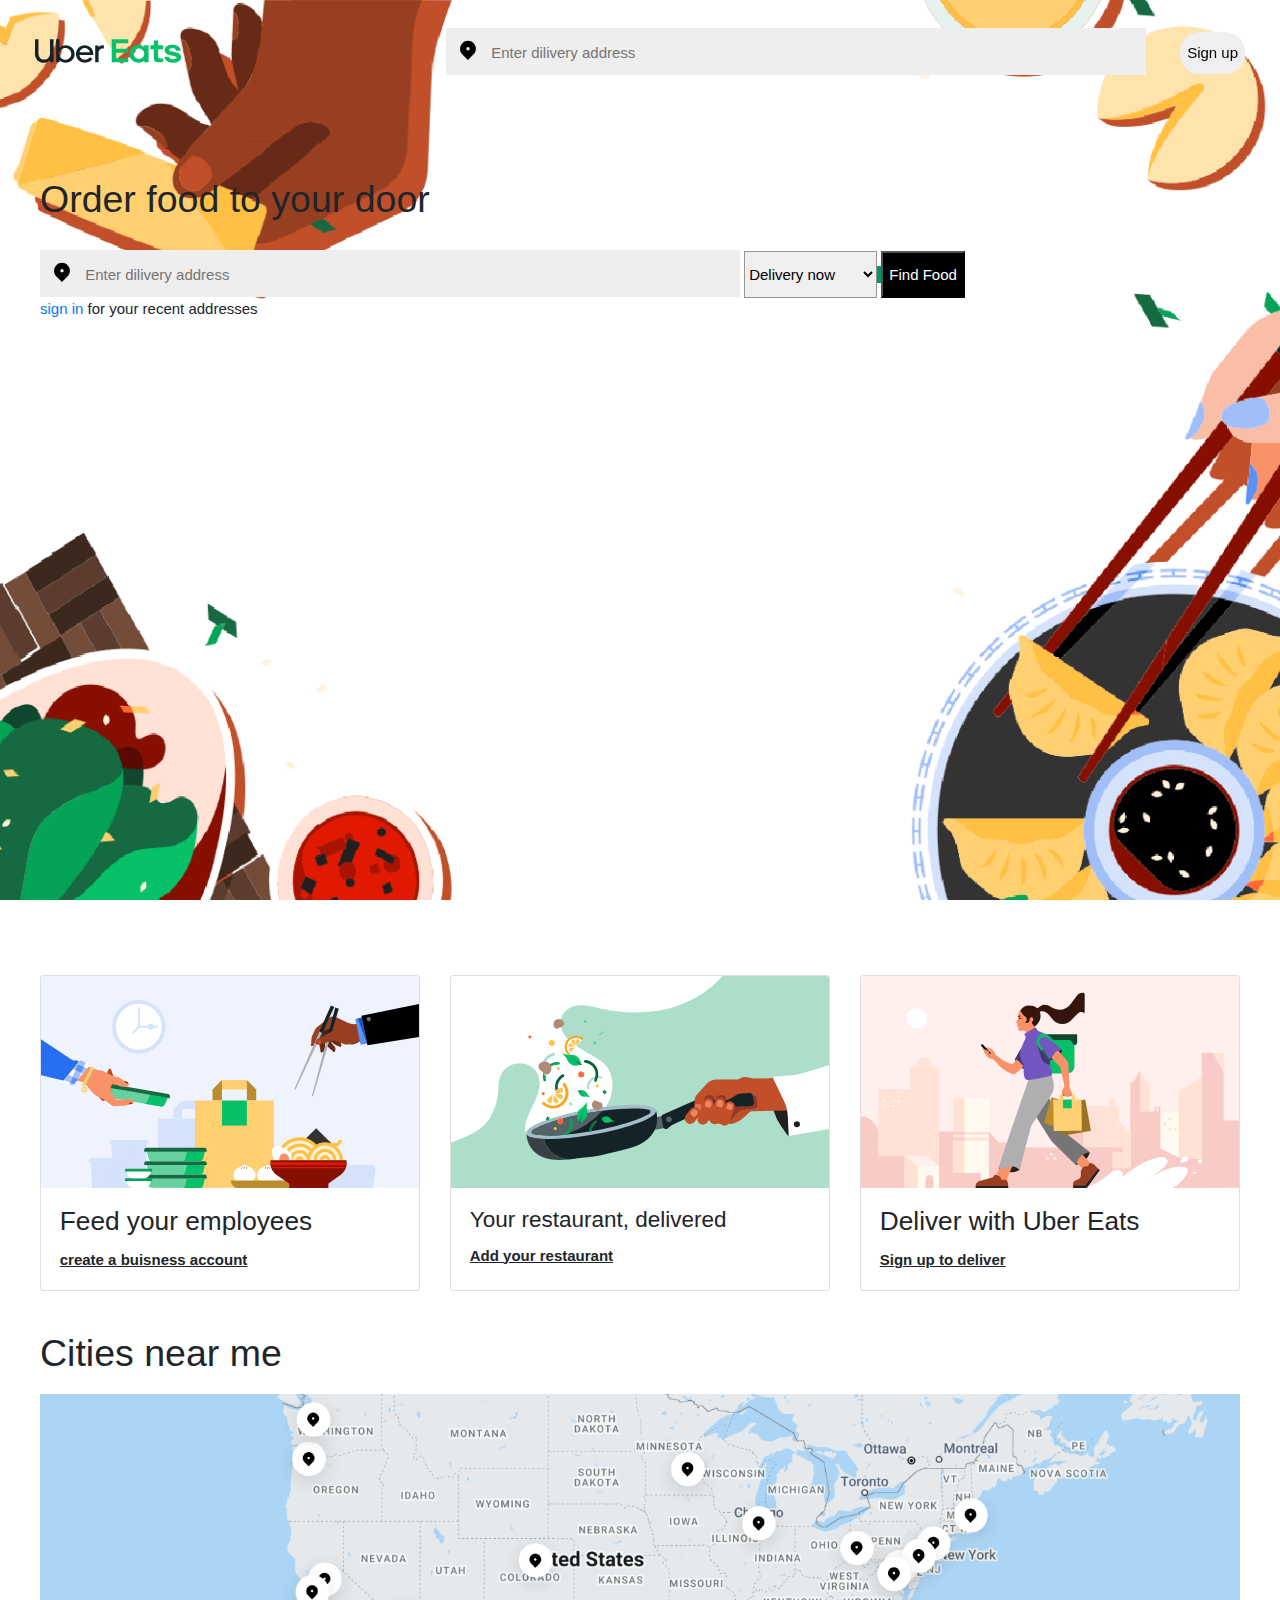
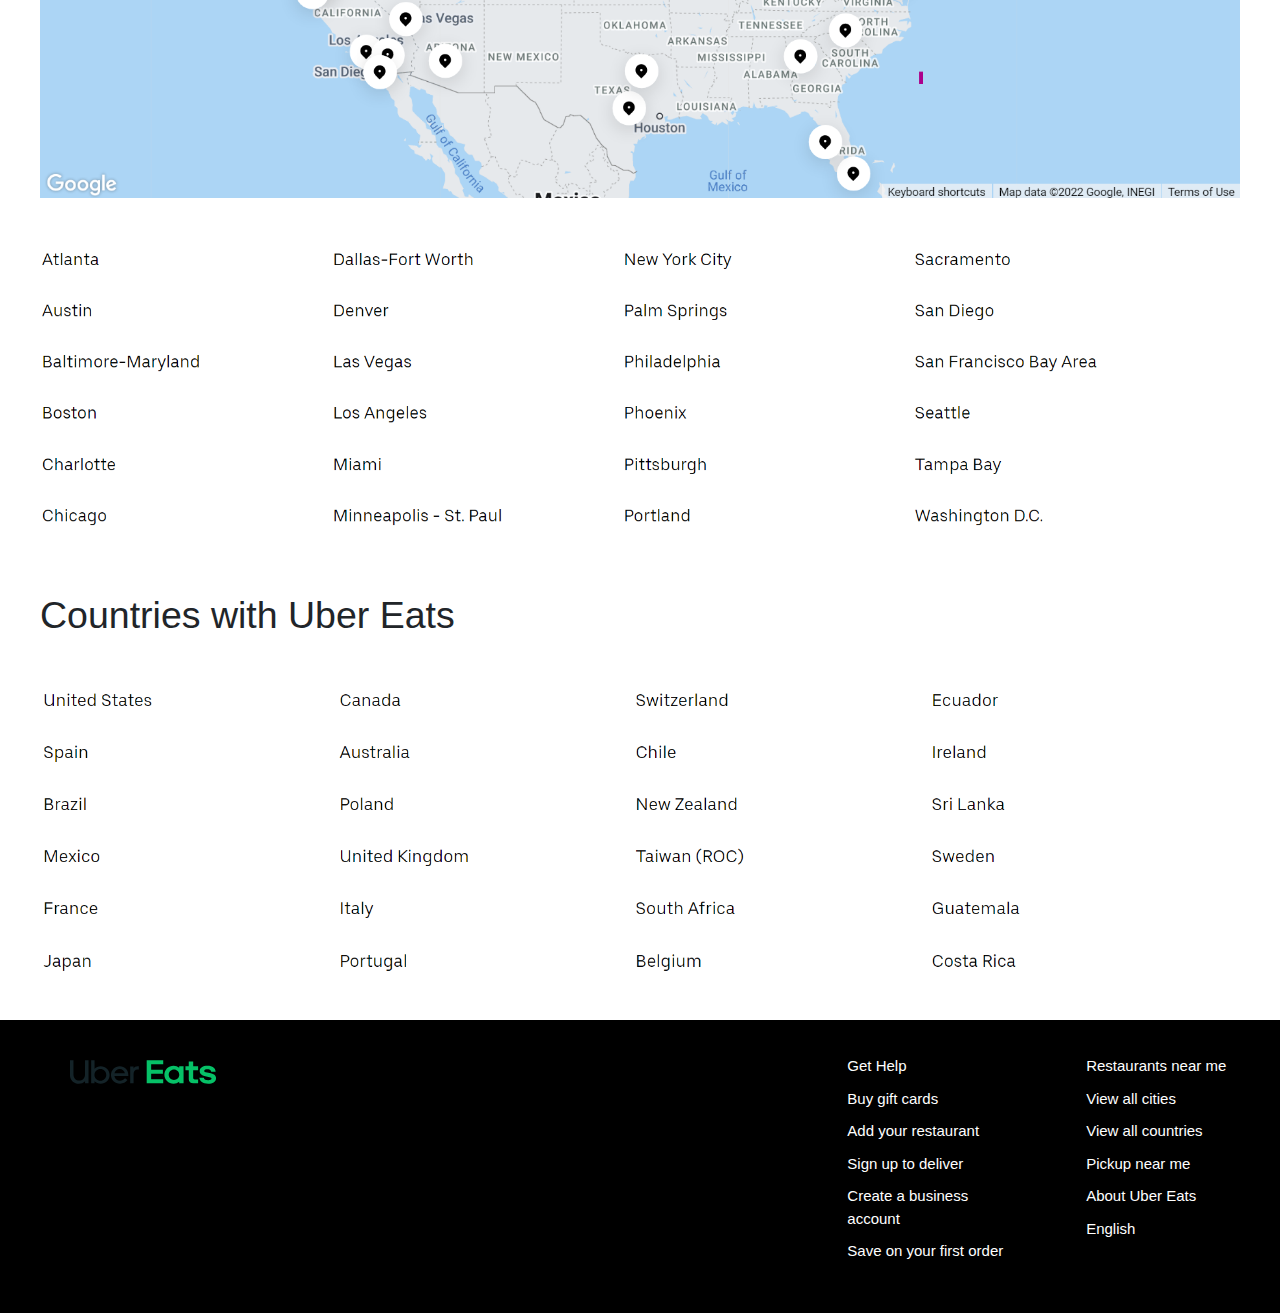
<file: index.html>
<!DOCTYPE html>
<html lang="en">
  <head>
    <link rel="stylesheet" type="text/css" href="css/styles.css" />
    <link rel="stylesheet" href="https://www.w3schools.com/w3css/4/w3.css" />
    <link
      rel="stylesheet"
      href="https://cdn.jsdelivr.net/npm/bootstrap@4.0.0/dist/css/bootstrap.min.css"
      integrity="sha384-Gn5384xqQ1aoWXA+058RXPxPg6fy4IWvTNh0E263XmFcJlSAwiGgFAW/dAiS6JXm"
      crossorigin="anonymous"
    />
  </head>
  <body>
    <nav id="main-nav">
      <div class="navbar">
        <img src="Assets/uberEat.svg" />
        <form action="./signuppage.html">
          <div class="search-bar" id="search-bar">
            <svg
              width="24px"
              height="24px"
              viewBox="0 0 24 24"
              xmlns="http://www.w3.org/2000/svg"
              aria-hidden="true"
              focusable="false"
            >
              <path
                d="M17.5834 5.16602C14.5001 2.08268 9.50008 2.08268 6.41675 5.16602C3.33341 8.24935 3.33341 13.3327 6.41675 16.416L12.0001 21.9993L17.5834 16.3327C20.6667 13.3327 20.6667 8.24935 17.5834 5.16602ZM12.0001 12.416C11.0834 12.416 10.3334 11.666 10.3334 10.7493C10.3334 9.83268 11.0834 9.08268 12.0001 9.08268C12.9167 9.08268 13.6667 9.83268 13.6667 10.7493C13.6667 11.666 12.9167 12.416 12.0001 12.416Z"
                fill="#000000"
              ></path>
            </svg>
            <input
              type="search"
              placeholder="Enter dilivery address"
              aria-label="search"
            />
          </div>
          <button type="submit">Sign up</button>
        </form>
      </div>
    </nav>

    <header>
      <div class="food-text">
        <h1>Order food to your door</h1>
      </div>
      <div class="input-container search-bar">
        <svg
          width="24px"
          height="24px"
          viewBox="0 0 24 24"
          xmlns="http://www.w3.org/2000/svg"
          aria-hidden="true"
          focusable="false"
        >
          <path
            d="M17.5834 5.16602C14.5001 2.08268 9.50008 2.08268 6.41675 5.16602C3.33341 8.24935 3.33341 13.3327 6.41675 16.416L12.0001 21.9993L17.5834 16.3327C20.6667 13.3327 20.6667 8.24935 17.5834 5.16602ZM12.0001 12.416C11.0834 12.416 10.3334 11.666 10.3334 10.7493C10.3334 9.83268 11.0834 9.08268 12.0001 9.08268C12.9167 9.08268 13.6667 9.83268 13.6667 10.7493C13.6667 11.666 12.9167 12.416 12.0001 12.416Z"
            fill="#000000"
          ></path>
        </svg>
        <input
          type="search"
          placeholder="Enter dilivery address"
          aria-label="search"
          class="header-input"
        />
      </div>
      <div class="delivery-box">
        <select name="Delivery">
          <option value="Instant">Delivery now</option>
          <option value="Later">Shedule for later</option>
        </select>
      </div>
      <button type="button" class="btn-find">Find Food</button>
      <p style="margin-left: 40px">
        <a href="#">sign in</a> for your recent addresses
      </p>

      <!-- <img class="img1" src="Assets/left.svg" />
      <img class="img2" src="Assets/right.svg" /> -->
    </header>

    <section class="contents">
      <div class="my-deck card-deck">
        <div class="card">
          <img
            class="card-img-top"
            src="./Assets/col-1.svg"
            alt="Card image cap"
          />
          <div class="card-body">
            <h3 class="card-title">Feed your employees</h3>
            <p class="card-text">create a buisness account</p>
          </div>
        </div>
        <div class="card">
          <img
            class="card-img-top"
            src="./Assets/col-2.svg"
            alt="Card image cap"
          />
          <div class="card-body">
            <h4 class="card-title">Your restaurant, delivered</h4>
            <p class="card-text">Add your restaurant</p>
          </div>
        </div>
        <div class="card">
          <img
            class="card-img-top"
            src="./Assets/col-3.svg"
            alt="Card image cap"
          />
          <div class="card-body">
            <h3 class="card-title">Deliver with Uber Eats</h3>
            <p class="card-text">Sign up to deliver</p>
          </div>
        </div>
      </div>
    </section>

    <section class="locations">
      <h1>Cities near me</h1>
      <img class="map" src="./Assets/map.png" />
      <img class="location" src="./Assets/locations.png" />
    </section>

    <section class="countries">
      <h1>Countries with Uber Eats</h1>
      <img src="./Assets/countries.png" />
    </section>

    <footer>
      <img src="./Assets/uberEat.svg" />
      <div class="ro row">
        <div class="col links-1">
          <ul>
            <li>
              <a href="#">Get Help</a>
            </li>
            <li>
              <a href="#">Buy gift cards</a>
            </li>
            <li>
              <a href="#">Add your restaurant</a>
            </li>
            <li>
              <a href="#">Sign up to deliver</a>
            </li>
            <li>
              <a href="#">Create a business account</a>
            </li>
            <li>
              <a href="#">Save on your first order</a>
            </li>
          </ul>
        </div>
        <div class="col links-2">
          <ul>
            <li>
              <a href="#">Restaurants near me</a>
            </li>
            <li>
              <a href="#">View all cities</a>
            </li>
            <li>
              <a href="#">View all countries</a>
            </li>
            <li>
              <a href="#">Pickup near me</a>
            </li>
            <li>
              <a href="#">About Uber Eats</a>
            </li>
            <li>
              <a href="#">
                <div class="spacer _8"></div>
                English</a
              >
            </li>
          </ul>
        </div>
      </div>
    </footer>

    <script
      src="https://code.jquery.com/jquery-3.2.1.slim.min.js"
      integrity="sha384-KJ3o2DKtIkvYIK3UENzmM7KCkRr/rE9/Qpg6aAZGJwFDMVNA/GpGFF93hXpG5KkN"
      crossorigin="anonymous"
    ></script>
    <script
      src="https://cdn.jsdelivr.net/npm/popper.js@1.12.9/dist/umd/popper.min.js"
      integrity="sha384-ApNbgh9B+Y1QKtv3Rn7W3mgPxhU9K/ScQsAP7hUibX39j7fakFPskvXusvfa0b4Q"
      crossorigin="anonymous"
    ></script>
    <script
      src="https://cdn.jsdelivr.net/npm/bootstrap@4.0.0/dist/js/bootstrap.min.js"
      integrity="sha384-JZR6Spejh4U02d8jOt6vLEHfe/JQGiRRSQQxSfFWpi1MquVdAyjUar5+76PVCmYl"
      crossorigin="anonymous"
    ></script>
    <script type="text/javascript" src="./Js/home.js"></script>
  </body>
</html>
</file>
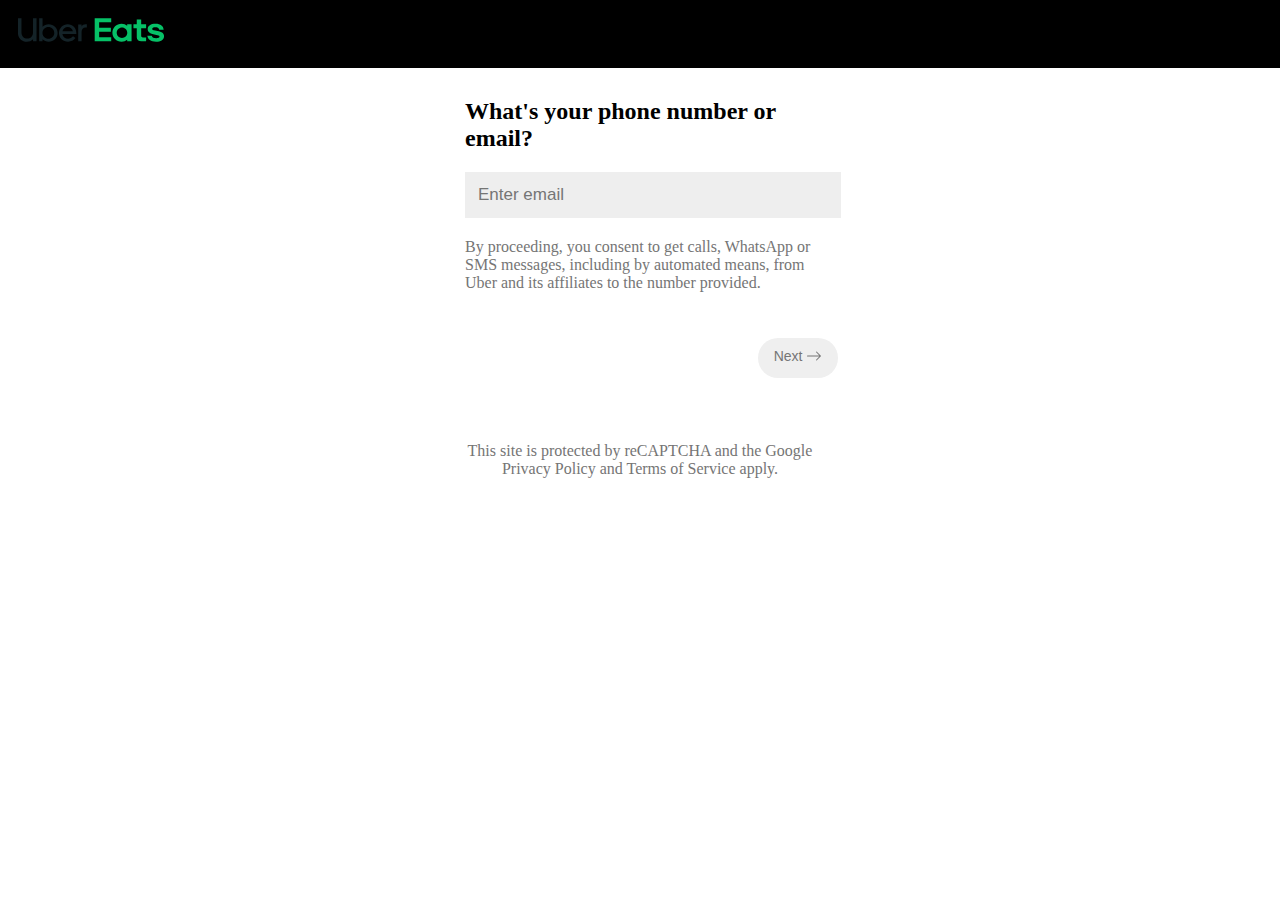
<file: signuppage.html>
<!DOCTYPE html>
<html lang="en">
  <head>
    <link rel="stylesheet" type="text/css" href="css/signuppage.css" />
  </head>
  <body>
    <div class="head">
      <img src="./Assets/uberEat.svg" alt="Uber Eats" />
    </div>
    <div class="box">
      <div class="container">
        <h2>What's your phone number or email?</h2>
        <form>
          <input type="email" id="email" required placeholder="Enter email" />
          <p>
            By proceeding, you consent to get calls, WhatsApp or<br />
            SMS messages, including by automated means, from Uber and its
            affiliates to the number provided.
          </p>
          <button class="next" type="submit">
            <div style="display: inline; position: relative; top: -3px">
              Next
            </div>
            <svg
              xmlns="http://www.w3.org/2000/svg"
              width="16"
              height="16"
              fill="currentColor"
              class="bi bi-arrow-right"
              viewBox="0 0 16 16"
            >
              <path
                fill-rule="evenodd"
                d="M1 8a.5.5 0 0 1 .5-.5h11.793l-3.147-3.146a.5.5 0 0 1 .708-.708l4 4a.5.5 0 0 1 0 .708l-4 4a.5.5 0 0 1-.708-.708L13.293 8.5H1.5A.5.5 0 0 1 1 8z"
              />
            </svg>
          </button>
        </form>
        <p class="captcha">
          This site is protected by reCAPTCHA and the Google Privacy Policy and
          Terms of Service apply.
        </p>
      </div>
    </div>
  </body>
</html>
</file>
<file: css/styles.css>
nav form {
    display: inline;
}

.navbar{
    z-index: 1;
}

header {
    /* background-color: #FA9269; */
    background-size: cover;
    background-position: center;
    height: 100vh;
    overflow: hidden;
    background-image: url("./../Assets/hero.png");
    background-attachment: fixed;

}

.img1{
    max-width: 100%;
    max-height: 100%;
    position: absolute;
    left: -340px;
    top: 0px;
    z-index: -1;
}

.image {
    position: relative;
    display: inline-block;
}

.img2 {
    /* background-color: #FA9269; */
    max-width: 100%;
    /* width: 504px; */
    max-height: 100%;
    position: absolute;
    left: 387px;
    top: 0px;
    z-index: -1;
}

html{
    font-weight: 300;
    font-size: 20px;
}

.navbar img {
    /* margin-left: 20px; */
}

.navbar form input {
    width: 90%;
    height: 40px;
    background-color: rgb(238, 238, 238);
    outline: none;
    border: none;
}

.header-input {
    width: 90%;
    height: 40px;
    background-color: rgb(238, 238, 238);
    outline: none;
    border: none;
}

.input-container {
    
    margin-top: 20px;
    margin-left: 40px;
}


.navbar button {
    /* width: 80px; */
    border: none;
    padding: 7px;
    border-radius: 20px;
    height: 42px;
    margin-left: 30px;
}

 

nav {
    width: 100%;
    position: fixed;
    padding: 20px;
    height: 95px;
    z-index: 100px;
    /* background-color: blue; */
}

nav form {
    margin-left: 120px;
}

.search-bar{
    display: inline-block;
    background-color: rgb(238, 238, 238);
    width: 700px;
    height: 47px;
    padding-top: 2px;
    padding-bottom: 1px;
}

.search-bar svg{
    position: relative;
    margin-left: 10px;
    margin-right: 5px;
    margin-top: 4px;
    left: 0;
    top: 4px;
}

.food-text {
    display: block;
    margin-top: 177px;
    margin-left: 40px;
}

.delivery-box {
    display: inline;
    background: #009966; color: red;
    height: 47px;
    width: 30px;
}

.delivery-box select {
    height: 47px;
    border-color: rgb(152, 151, 151);;
}

.btn-find {
    height: 47px;
    background-color: black;
    color: white;
    border-color: black;
}

.contents {
    margin: 40px;
    margin-top: 75px;
    position: relative;
    z-index: -1;
}

.card-body p{
    text-decoration: underline;
    font-weight: bold;
}

.locations{
    margin: 40px;
}

.location{
    width: 95%;
    margin-top: 40px;
}

.map{
    margin-top: 10px;
    max-width: 100%;
}

.my-deck{
    z-index: -5;
}

.countries{
    margin: 40px;
}

.countries img{
    width: 95%;
    margin-top: 40px;
}

footer{
    background-color: black;
    overflow: hidden;
    padding: 30px;
}

footer img{
    display: inline;
    text-align: center;
    margin-left: 40px;
    margin-top: 10px;
    margin-bottom: 20px;
}

.links-1{
    display: inline;
}
.links-2{
    display: inline;
}

.ro{
    max-height: 100%;
    display: inline;
    float: right;
    margin-right: 60px;
}

ul {
    list-style: none;
}

li {
    padding: 5px;
}

li a{
    color: white;
}
</file>
<file: css/signuppage.css>
.head{
    position: relative;
    height: 50px;
    width: 110%;
    background-color: black;
    left: -10px;
    top: -10px;
    padding-top: 20px;
    padding-left: 20px;
}

.box{
    text-align: center;
}

.container{
    position: block;
    width: 350px;
    margin: 0 auto;
    text-align: left;
}

input{
    background-color: #eee;
    width: 100%;
    height: 20px;
    border: none;
    font-size: 17px;
    padding: 13px;
}

form p {
    margin-top: 20px;
    text-align: left;
    color: #757575;
}

.next{
    font-size: 14px;
    position: relative;
    margin-top: 30px;
    left: 23px;
    border-radius: 27px;
    width: 80px;
    height: 40px;
    float: right;
    border: none;
    color: #757575;
}

.captcha{
    margin-top: 150px;
    text-align: center;
    color: #757575;
}
</file>
